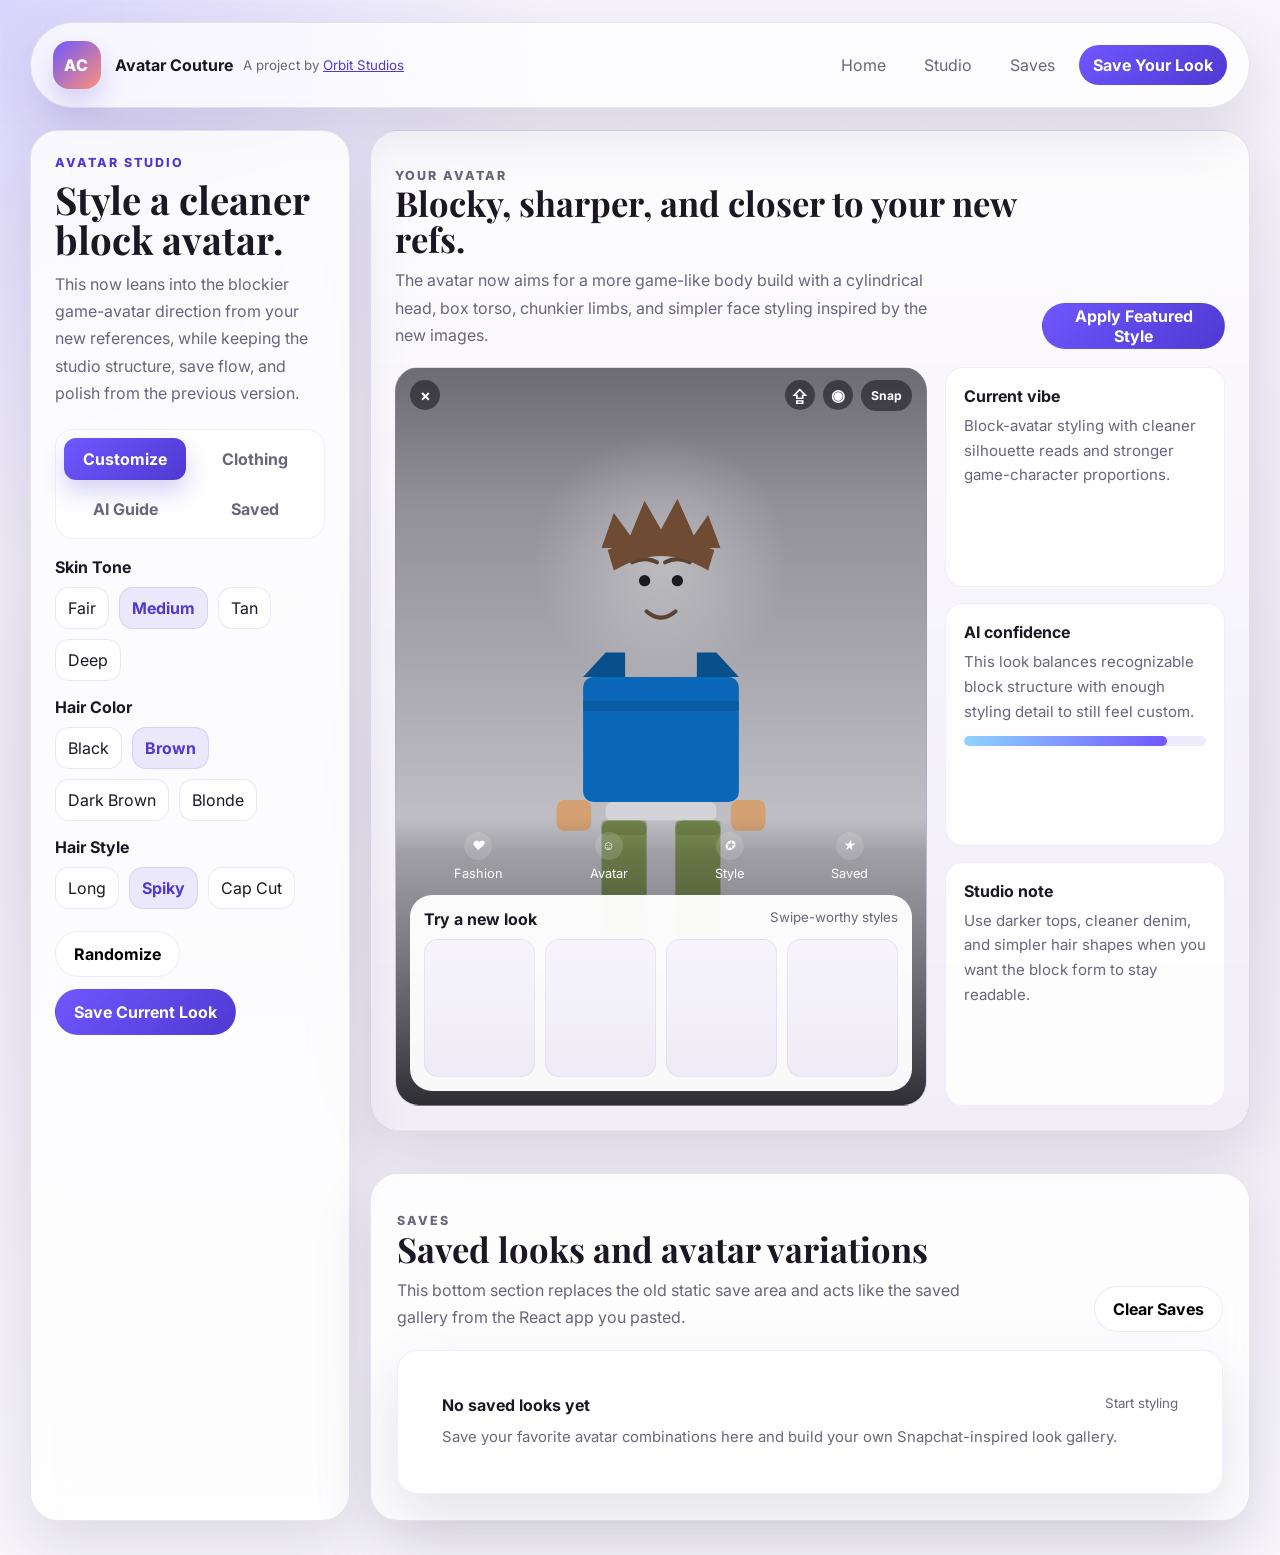
<file: body.html>
<!DOCTYPE html>
<html lang="en">
<head>
  <meta charset="UTF-8">
  <meta name="viewport" content="width=device-width, initial-scale=1.0">
  <title>Avatar Couture | Avatar Studio</title>
  <link rel="preconnect" href="https://fonts.googleapis.com">
  <link rel="preconnect" href="https://fonts.gstatic.com" crossorigin>
  <link href="https://fonts.googleapis.com/css2?family=Inter:wght@400;500;600;700;800&family=Playfair+Display:wght@600;700&display=swap" rel="stylesheet">
  <style>
    :root{--bg:#eeebf6;--panel:rgba(255,255,255,.82);--panel2:#fff;--text:#1b1824;--muted:#69657b;--line:rgba(35,29,56,.1);--p:#6f57ff;--p2:#4f39d1;--s:#ff9076;--shadow:0 24px 60px rgba(35,26,73,.12);--r:28px;--r2:18px;--shell:min(1220px,calc(100vw - 28px))}
    *{box-sizing:border-box}body{margin:0;min-height:100vh;font-family:Inter,sans-serif;color:var(--text);background:radial-gradient(circle at top left,rgba(161,153,255,.35),transparent 28%),linear-gradient(180deg,#f7f4fb 0%,#ece8f4 50%,#f8f6fb 100%)}body:before{content:"";position:fixed;inset:0;pointer-events:none;background:linear-gradient(rgba(255,255,255,.18) 1px,transparent 1px),linear-gradient(90deg,rgba(255,255,255,.18) 1px,transparent 1px);background-size:42px 42px;opacity:.32}
    a{text-decoration:none;color:inherit}button{font:inherit}svg{display:block;max-width:100%}
    .shell{width:var(--shell);margin:0 auto;padding:22px 0 34px;position:relative;z-index:1}
    .topbar,.panel,.saves{backdrop-filter:blur(16px)}
    .topbar{display:flex;align-items:center;justify-content:space-between;gap:16px;padding:18px 22px;border-radius:999px;background:rgba(255,255,255,.74);border:1px solid var(--line);box-shadow:var(--shadow)}
    .brand,.brand-home{display:flex;align-items:center;gap:14px}.mark{width:48px;height:48px;display:grid;place-items:center;border-radius:16px;background:linear-gradient(135deg,var(--p),var(--s));color:#fff;font-weight:800;letter-spacing:.08em;box-shadow:0 14px 26px rgba(79,57,209,.2)}
    .brand{gap:10px}.brand small,.nav a{color:var(--muted)}.brand strong{display:block}.brand-credit a{color:var(--p2);text-decoration:underline}.nav{display:flex;gap:10px;flex-wrap:wrap;align-items:center}.nav a{padding:10px 14px;border-radius:999px}.nav .cta{background:linear-gradient(135deg,var(--p),var(--p2));color:#fff;font-weight:700}
    .layout{margin-top:22px;display:grid;grid-template-columns:320px minmax(0,1fr);gap:20px}
    .panel{border-radius:var(--r);border:1px solid var(--line);box-shadow:var(--shadow);background:var(--panel);padding:24px}
    .panel,.main,.stage,.stage-body,.cards,.content,.group,.tab-panel{min-width:0}
    .eyebrow{margin:0 0 10px;color:var(--p2);font-size:.78rem;font-weight:800;letter-spacing:.16em;text-transform:uppercase}
    h1,h2{margin:0;font-family:"Playfair Display",serif;line-height:1.03}h1{font-size:clamp(2rem,3vw,2.7rem)}h2{font-size:clamp(1.9rem,2.7vw,2.5rem)}
    .muted{margin:12px 0 0;color:var(--muted);line-height:1.7}
    .tabs{display:grid;grid-template-columns:repeat(2,minmax(0,1fr));gap:8px;margin-top:22px;padding:8px;border-radius:18px;background:rgba(255,255,255,.68);border:1px solid rgba(79,57,209,.08)}
    .tab{border:0;background:transparent;min-height:42px;border-radius:12px;color:var(--muted);font-weight:700;cursor:pointer;padding:8px 10px;white-space:normal;word-break:break-word;line-height:1.15}.tab.active{background:linear-gradient(135deg,var(--p),var(--p2));color:#fff;box-shadow:0 12px 22px rgba(79,57,209,.22)}
    .tab-panel{display:none;margin-top:18px}.tab-panel.active{display:block}
    .group{margin-top:16px}.group strong{display:block;margin-bottom:10px}.chips{display:flex;flex-wrap:wrap;gap:10px}.chip{padding:10px 12px;border:1px solid rgba(79,57,209,.12);background:rgba(255,255,255,.9);border-radius:14px;color:var(--text);cursor:pointer;max-width:100%;white-space:normal;word-break:break-word;text-align:left}.chip.active{background:rgba(79,57,209,.1);color:var(--p2);font-weight:700}
    .actions{display:flex;flex-wrap:wrap;gap:12px;margin-top:22px}.btn{border:1px solid transparent;min-height:46px;padding:0 18px;border-radius:999px;cursor:pointer;font-weight:700}.primary{background:linear-gradient(135deg,var(--p),var(--p2));color:#fff}.secondary{background:rgba(255,255,255,.88);border-color:rgba(79,57,209,.1)}
    .main{display:grid;gap:20px}.stage{border-radius:var(--r);overflow:hidden;border:1px solid var(--line);box-shadow:var(--shadow);background:linear-gradient(180deg,rgba(255,255,255,.8),rgba(241,237,248,.86))}
    .stage-head{display:flex;justify-content:space-between;gap:18px;align-items:end;padding:24px 24px 0}.stage-head p{margin:10px 0 0;color:var(--muted);line-height:1.7;max-width:56ch}
    .stage-body{padding:18px 24px 24px;display:grid;grid-template-columns:minmax(0,1fr) 280px;gap:18px}
    .phone{position:relative;overflow:hidden;min-height:650px;border-radius:24px;border:1px solid rgba(79,57,209,.08);background:linear-gradient(180deg,#7e7d84 0%,#b1b0b7 48%,#ebe9ee 100%)}
    .phone:before{content:"";position:absolute;inset:0;pointer-events:none;background:radial-gradient(circle at 50% 26%,rgba(255,255,255,.34),transparent 21%),linear-gradient(180deg,rgba(0,0,0,.14),transparent 18%,transparent 75%,rgba(255,255,255,.16) 100%)}
    .phonebar{display:flex;justify-content:space-between;align-items:center;padding:12px 14px;position:relative;z-index:2}.mini{display:flex;gap:8px;align-items:center}.bubble{width:30px;height:30px;border-radius:50%;display:grid;place-items:center;background:rgba(23,21,31,.56);color:#fff;font-weight:700}.snap{padding:8px 10px;border-radius:999px;background:rgba(23,21,31,.56);color:#fff;font-size:.76rem;font-weight:700}
    .canvas{width:min(410px,calc(100% - 24px));margin:6px auto 0;position:relative;z-index:1}.caption{position:absolute;left:16px;bottom:110px;z-index:2;color:#fff;font-size:.84rem;text-shadow:0 2px 10px rgba(0,0,0,.4)}
    .bottom{position:absolute;inset:auto 0 0;padding:14px;z-index:2;background:linear-gradient(180deg,transparent 0%,rgba(15,14,20,.2) 12%,rgba(15,14,20,.86) 100%)}.icons{display:flex;justify-content:space-around;color:#fff;font-size:.8rem;margin-bottom:14px}.icons span{display:grid;justify-items:center;gap:6px}.dot{width:28px;height:28px;border-radius:50%;display:grid;place-items:center;background:rgba(255,255,255,.14)}
    .tray{border-radius:22px;background:rgba(255,255,255,.97);padding:14px}.trayhead{display:flex;justify-content:space-between;gap:10px;margin-bottom:10px}.traygrid{display:grid;grid-template-columns:repeat(4,1fr);gap:10px}.trayitem{aspect-ratio:.8/1;border-radius:14px;border:1px solid rgba(79,57,209,.08);background:linear-gradient(180deg,#f7f5fb 0%,#eeebf6 100%)}
    .cards{display:grid;gap:16px}.card{padding:18px;border-radius:18px;background:rgba(255,255,255,.9);border:1px solid rgba(79,57,209,.08)}.card strong{display:block;margin-bottom:8px}.card p{margin:0;color:var(--muted);line-height:1.64;font-size:.94rem}.meter{height:10px;margin-top:12px;border-radius:999px;background:rgba(79,57,209,.1);overflow:hidden}.meter span{display:block;height:100%;border-radius:inherit;background:linear-gradient(90deg,#8fd3ff,var(--p))}
    .saves{margin-top:22px;padding:26px;border-radius:var(--r);border:1px solid var(--line);background:rgba(255,255,255,.84);box-shadow:var(--shadow)}.saveshead{display:flex;justify-content:space-between;align-items:end;gap:16px;margin-bottom:18px}.saveshead p{margin:10px 0 0;color:var(--muted);line-height:1.7;max-width:58ch}
    .grid{display:grid;grid-template-columns:repeat(4,1fr);gap:16px}.save{overflow:hidden;border-radius:20px;border:1px solid rgba(79,57,209,.08);background:var(--panel2);box-shadow:var(--shadow)}.thumb{aspect-ratio:.82/1;background:linear-gradient(180deg,#7d7b83 0%,#b3b2b9 48%,#efedf2 100%);padding:10px;display:grid;place-items:center}.thumb svg{width:88%;max-width:170px;height:auto}.content{padding:16px;display:grid;gap:10px}.row{display:flex;justify-content:space-between;gap:12px;align-items:start}.content p{margin:0;color:var(--muted);line-height:1.62;font-size:.93rem}.labels{display:flex;flex-wrap:wrap;gap:8px}.label{padding:9px 11px;border-radius:12px;border:1px solid rgba(79,57,209,.1);background:#fff;font-size:.88rem;color:var(--text)}
    @media (max-width:1120px){.layout{grid-template-columns:1fr}.stage-body{grid-template-columns:1fr}.grid{grid-template-columns:repeat(2,1fr)}}
    @media (max-width:760px){.shell{width:min(100vw - 20px,100%)}.topbar,.stage-head,.saveshead{flex-direction:column;align-items:flex-start}.tabs{grid-template-columns:1fr}.traygrid,.grid{grid-template-columns:1fr}}
  </style>
</head>
<body>
  <div class="shell">
    <header class="topbar">
      <div class="brand"><a class="brand-home" href="index.html"><span class="mark">AC</span><span><strong>Avatar Couture</strong></span></a><small class="brand-credit">A project by <a href="https://orbit-studios.vercel.app/" target="_blank" rel="noopener noreferrer">Orbit Studios</a></small></div>
      <nav class="nav"><a href="index.html">Home</a><a href="#studio">Studio</a><a href="#saves">Saves</a><a class="cta" href="signup.html">Save Your Look</a></nav>
    </header>

    <main class="layout" id="studio">
      <aside class="panel">
        <p class="eyebrow">Avatar Studio</p>
        <h1>Style a cleaner block avatar.</h1>
        <p class="muted">This now leans into the blockier game-avatar direction from your new references, while keeping the studio structure, save flow, and polish from the previous version.</p>

        <div class="tabs">
          <button class="tab active" data-tab="customize">Customize</button>
          <button class="tab" data-tab="clothing">Clothing</button>
          <button class="tab" data-tab="ai">AI Guide</button>
          <button class="tab" data-tab="saved">Saved</button>
        </div>

        <section class="tab-panel active" data-panel="customize">
          <div class="group"><strong>Skin Tone</strong><div class="chips" id="skin"></div></div>
          <div class="group"><strong>Hair Color</strong><div class="chips" id="hair"></div></div>
          <div class="group"><strong>Hair Style</strong><div class="chips" id="style"></div></div>
        </section>

        <section class="tab-panel" data-panel="clothing">
          <div class="group"><strong>Top</strong><div class="chips" id="top"></div></div>
          <div class="group"><strong>Bottom</strong><div class="chips" id="bottom"></div></div>
          <div class="group"><strong>Shoes</strong><div class="chips" id="shoes"></div></div>
          <div class="group"><strong>Pose</strong><div class="chips" id="pose"></div></div>
        </section>

        <section class="tab-panel" data-panel="ai">
          <div class="group"><strong>AI Style Suggestions</strong><div class="chips" id="presets"></div></div>
          <p class="muted">These presets are now based on the block-avatar references you shared, not the earlier Snapchat direction.</p>
        </section>

        <section class="tab-panel" data-panel="saved">
          <p class="muted">Use the save button to store the current avatar in the bottom Saves gallery.</p>
        </section>

        <div class="actions">
          <button class="btn secondary" id="randomize">Randomize</button>
          <button class="btn primary" id="save">Save Current Look</button>
        </div>
      </aside>

      <div class="main">
        <section class="stage">
          <div class="stage-head">
            <div>
              <p class="eyebrow">Your Avatar</p>
              <h2>Blocky, sharper, and closer to your new refs.</h2>
              <p>The avatar now aims for a more game-like body build with a cylindrical head, box torso, chunkier limbs, and simpler face styling inspired by the new images.</p>
            </div>
            <button class="btn primary" id="featured">Apply Featured Style</button>
          </div>

          <div class="stage-body">
            <div class="phone">
              <div class="phonebar">
                <div class="mini"><span class="bubble">&times;</span></div>
                <div class="mini"><span class="bubble">&#8682;</span><span class="bubble">&#9673;</span><span class="snap">Snap</span></div>
              </div>
              <div class="canvas" id="avatar"></div>
              <div class="caption" id="caption">Every fit starts with a better avatar.</div>
              <div class="bottom">
                <div class="icons">
                  <span><i class="dot">&#9829;</i>Fashion</span>
                  <span><i class="dot">&#9786;</i>Avatar</span>
                  <span><i class="dot">&#10026;</i>Style</span>
                  <span><i class="dot">&#9733;</i>Saved</span>
                </div>
                <div class="tray">
                  <div class="trayhead"><strong>Try a new look</strong><small style="color:var(--muted)">Swipe-worthy styles</small></div>
                  <div class="traygrid"><div class="trayitem"></div><div class="trayitem"></div><div class="trayitem"></div><div class="trayitem"></div></div>
                </div>
              </div>
            </div>

            <div class="cards">
              <article class="card"><strong>Current vibe</strong><p id="vibe">Block-avatar styling with cleaner silhouette reads and stronger game-character proportions.</p></article>
              <article class="card"><strong>AI confidence</strong><p>This look balances recognizable block structure with enough styling detail to still feel custom.</p><div class="meter"><span id="meter" style="width:84%"></span></div></article>
              <article class="card"><strong>Studio note</strong><p id="note">Use darker tops, cleaner denim, and simpler hair shapes when you want the block form to stay readable.</p></article>
            </div>
          </div>
        </section>

        <section class="saves" id="saves">
          <div class="saveshead">
            <div>
              <p class="eyebrow">Saves</p>
              <h2>Saved looks and avatar variations</h2>
              <p>This bottom section replaces the old static save area and acts like the saved gallery from the React app you pasted.</p>
            </div>
            <button class="btn secondary" id="clear">Clear Saves</button>
          </div>
          <div class="grid" id="saveGrid"></div>
        </section>
      </div>
    </main>
  </div>

  <script>
    const state={skinTone:"medium",hairColor:"brown",hairStyle:"spiky",top:"blue-tee",bottom:"olive-pants",shoes:"white-sneakers",pose:"neutral",caption:"Block avatar, but make it styled.",vibe:"Block-avatar styling with cleaner silhouette reads and stronger game-character proportions.",note:"Use darker tops, cleaner denim, and simpler hair shapes when you want the block form to stay readable.",confidence:84};
    const skin={fair:{base:"#f7d3c1",shadow:"#e6b8a1"},medium:{base:"#d4a173",shadow:"#b27d52"},tan:{base:"#bb8358",shadow:"#97633f"},deep:{base:"#87583d",shadow:"#633d28"}};
    const hair={black:{base:"#1f1b22",hi:"#40384a"},brown:{base:"#6e4b32",hi:"#9b704d"},darkBrown:{base:"#3c2b24",hi:"#674c42"},blonde:{base:"#d8c189",hi:"#efdeac"}};
    const tops={"blue-tee":{label:"Blue Tee",fill:"#0a67b8",accent:"#094f8b"},"black-jacket":{label:"Black Jacket",fill:"#22252c",accent:"#12141a"},"gray-hoodie":{label:"Gray Hoodie",fill:"#8f949e",accent:"#6f757f"},"white-shirt":{label:"White Shirt",fill:"#f4f5f8",accent:"#d6d9e0"}};
    const bottoms={"olive-pants":{label:"Olive Pants",fill:"#7f9153",accent:"#647441"},"gray-jeans":{label:"Gray Jeans",fill:"#8e9098",accent:"#767983"},"blue-jeans":{label:"Blue Jeans",fill:"#5b78a4",accent:"#476188"},"black-pants":{label:"Black Pants",fill:"#29272f",accent:"#1a1820"}};
    const shoes={"white-sneakers":{label:"White Sneakers",fill:"#f8f8fb",sole:"#d8d8df"},"brown-boots":{label:"Brown Boots",fill:"#8b6348",sole:"#694a35"},"block-shoes":{label:"Block Shoes",fill:"#2d2d35",sole:"#1a1a1f"}};
    const poses={neutral:"Neutral",wave:"Wave",power:"Power Stance"};
    const presets={
      classicBlock:{label:"Classic Block",data:{skinTone:"medium",hairColor:"brown",hairStyle:"spiky",top:"blue-tee",bottom:"olive-pants",shoes:"white-sneakers",pose:"neutral",caption:"Classic block style.",vibe:"Blue-and-olive block styling inspired directly by the classic avatar reference.",note:"This is the cleanest baseline if you want a recognizable starter block avatar.",confidence:90}},
      blackStreet:{label:"Black Street",data:{skinTone:"medium",hairColor:"black",hairStyle:"spiky",top:"black-jacket",bottom:"black-pants",shoes:"block-shoes",pose:"power",caption:"Sharper and darker.",vibe:"A stronger silhouette with higher contrast and heavier game-avatar energy.",note:"Darker outerwear makes the torso silhouette feel more defined and modern.",confidence:84}},
      grayProto:{label:"Gray Prototype",data:{skinTone:"fair",hairColor:"darkBrown",hairStyle:"cap",top:"gray-hoodie",bottom:"gray-jeans",shoes:"block-shoes",pose:"neutral",caption:"Prototype build.",vibe:"A mannequin-like avatar setup useful for testing proportions and form.",note:"Use this when you want to evaluate shape before styling details.",confidence:79}},
      cleanWhite:{label:"Clean White",data:{skinTone:"fair",hairColor:"blonde",hairStyle:"cap",top:"white-shirt",bottom:"blue-jeans",shoes:"white-sneakers",pose:"wave",caption:"Bright block fit.",vibe:"Cleaner, lighter styling with simple block geometry and softer contrast.",note:"This works well when you want the head and outfit colors to feel cleaner and brighter.",confidence:86}}
    };
    const saves=[]; const avatar=document.getElementById("avatar"),caption=document.getElementById("caption"),vibe=document.getElementById("vibe"),note=document.getElementById("note"),meter=document.getElementById("meter"),saveGrid=document.getElementById("saveGrid");
    function btnRow(id,obj,keyLabel){const el=document.getElementById(id);el.innerHTML="";Object.entries(obj).forEach(([k,v])=>{const b=document.createElement("button");b.className="chip";b.dataset.type=id;b.dataset.value=k;b.textContent=v.label||v;el.appendChild(b)})}
    function avatarSvg(cfg){const s=skin[cfg.skinTone],h=hair[cfg.hairColor],t=tops[cfg.top],b=bottoms[cfg.bottom],sh=shoes[cfg.shoes];const wave=cfg.pose==="wave",power=cfg.pose==="power";
      const leftArm=wave?`<g transform="rotate(-22 125 285)"><rect x="100" y="248" width="34" height="118" rx="8" fill="url(#skin)"/><rect x="100" y="352" width="34" height="28" rx="8" fill="${s.base}"/></g>`:`<rect x="98" y="248" width="34" height="${power?144:128}" rx="8" fill="url(#skin)"/><rect x="98" y="${power?378:362}" width="34" height="30" rx="8" fill="${s.base}"/>`;
      const rightArm=wave?`<rect x="268" y="248" width="34" height="128" rx="8" fill="url(#skin)"/><rect x="268" y="362" width="34" height="30" rx="8" fill="${s.base}"/>`:`<rect x="268" y="248" width="34" height="${power?144:128}" rx="8" fill="url(#skin)"/><rect x="268" y="${power?378:362}" width="34" height="30" rx="8" fill="${s.base}"/>`;
      const hairSvg=cfg.hairStyle==="cap"?`<rect x="142" y="88" width="116" height="30" rx="12" fill="${h.base}"/><path d="M136 110 C150 70 250 70 264 110 L256 130 C234 118 220 114 200 114 C180 114 166 118 144 130 Z" fill="${h.base}"/><path d="M150 88 Q200 68 250 88" stroke="${h.hi}" stroke-width="6" opacity=".45" fill="none"/>`:cfg.hairStyle==="long"?`<rect x="140" y="82" width="120" height="40" rx="16" fill="${h.base}"/><path d="M140 110 C138 170 142 254 150 330 L170 330 C170 248 170 176 176 130 L224 130 C230 176 230 248 230 330 L250 330 C258 254 262 170 260 110 Z" fill="url(#hair)"/><path d="M150 90 Q200 60 250 90" stroke="${h.hi}" stroke-width="8" opacity=".4" fill="none"/>`:cfg.hairStyle==="spiky"?`<path d="M142 116 L154 82 L170 104 L184 70 L200 98 L216 68 L232 104 L246 84 L258 116 Z" fill="${h.base}"/><path d="M148 118 Q200 96 252 118 L246 138 C228 128 216 124 200 124 C184 124 172 128 154 138 Z" fill="${h.base}"/>`:`<rect x="142" y="86" width="116" height="34" rx="12" fill="${h.base}"/><path d="M142 116 C150 154 250 154 258 116 Z" fill="${h.base}"/>`;
      const faceDetails=`<circle cx="184" cy="148" r="5.5" fill="#1a1a1f"/><circle cx="216" cy="148" r="5.5" fill="#1a1a1f"/><path d="M172 130 Q184 124 196 130" stroke="#5b4333" stroke-width="4" fill="none" stroke-linecap="round"/><path d="M204 130 Q216 124 228 130" stroke="#5b4333" stroke-width="4" fill="none" stroke-linecap="round"/><path d="M186 178 Q200 190 214 178" stroke="#5b4333" stroke-width="4" fill="none" stroke-linecap="round"/>`;
      return `<svg viewBox="0 0 400 660" aria-label="Avatar preview"><defs><linearGradient id="skin" x1="0%" y1="0%" x2="0%" y2="100%"><stop offset="0%" stop-color="${s.base}"/><stop offset="100%" stop-color="${s.shadow}"/></linearGradient><linearGradient id="hair" x1="0%" y1="0%" x2="0%" y2="100%"><stop offset="0%" stop-color="${h.hi}"/><stop offset="100%" stop-color="${h.base}"/></linearGradient></defs><ellipse cx="200" cy="620" rx="112" ry="18" fill="rgba(35,35,46,.16)"/><g>${leftArm}${rightArm}<rect x="165" y="202" width="70" height="44" rx="8" fill="url(#skin)"/><rect x="124" y="242" width="152" height="122" rx="10" fill="${t.fill}"/><path d="M124 270 H276" stroke="${t.accent}" stroke-width="10" opacity=".48"/><path d="M124 242 L146 218 L165 218 L165 242 Z" fill="${cfg.top==='black-jacket'?'#101217':t.accent}"/><path d="M276 242 L254 218 L235 218 L235 242 Z" fill="${cfg.top==='black-jacket'?'#101217':t.accent}"/><rect x="146" y="364" width="108" height="18" rx="6" fill="rgba(255,255,255,.32)"/><rect x="142" y="382" width="44" height="196" rx="8" fill="${b.fill}"/><rect x="214" y="382" width="44" height="196" rx="8" fill="${b.fill}"/><rect x="142" y="382" width="44" height="14" rx="4" fill="${b.accent}" opacity=".5"/><rect x="214" y="382" width="44" height="14" rx="4" fill="${b.accent}" opacity=".5"/><rect x="138" y="576" width="54" height="24" rx="8" fill="${sh.fill}"/><rect x="208" y="576" width="54" height="24" rx="8" fill="${sh.fill}"/><rect x="138" y="595" width="54" height="10" rx="4" fill="${sh.sole}"/><rect x="208" y="595" width="54" height="10" rx="4" fill="${sh.sole}"/><rect x="152" y="72" width="96" height="122" rx="16" fill="url(#skin)"/>${faceDetails}${hairSvg}</g></svg>`}
    function active(){document.querySelectorAll(".chip").forEach(c=>{const map={skin:"skinTone",hair:"hairColor",style:"hairStyle",top:"top",bottom:"bottom",shoes:"shoes",pose:"pose"};const key=map[c.dataset.type]||c.dataset.type;c.classList.toggle("active",state[key]===c.dataset.value)})}
    function render(){avatar.innerHTML=avatarSvg(state);caption.textContent=state.caption;vibe.textContent=state.vibe;note.textContent=state.note;meter.style.width=state.confidence+"%";active()}
    function renderSaves(){if(!saves.length){saveGrid.innerHTML=`<article class="save" style="grid-column:1/-1;padding:28px"><div class="content"><div class="row"><strong>No saved looks yet</strong><small style="color:var(--muted)">Start styling</small></div><p>Save your favorite avatar combinations here and build your own Snapchat-inspired look gallery.</p></div></article>`;return}
      saveGrid.innerHTML=saves.map((s,i)=>`<article class="save"><div class="thumb">${avatarSvg(s.state)}</div><div class="content"><div class="row"><strong>${s.name}</strong><small style="color:var(--muted)">${s.tag}</small></div><p>${s.note}</p><div class="labels"><span class="label">${tops[s.state.top].label}</span><span class="label">${bottoms[s.state.bottom].label}</span></div><div class="actions" style="margin-top:0"><button class="btn secondary" data-load="${i}">Load</button><button class="btn primary" data-del="${i}">Delete</button></div></div></article>`).join("")}
    function fill(id,obj,type){const el=document.getElementById(id);el.innerHTML="";Object.entries(obj).forEach(([k,v])=>{const b=document.createElement("button");b.className="chip";b.dataset.type=type;b.dataset.value=k;b.textContent=v.label||v;el.appendChild(b)})}
    fill("skin",{fair:"Fair",medium:"Medium",tan:"Tan",deep:"Deep"},"skin");fill("hair",{black:"Black",brown:"Brown",darkBrown:"Dark Brown",blonde:"Blonde"},"hair");fill("style",{long:"Long",spiky:"Spiky",cap:"Cap Cut"},"style");fill("top",tops,"top");fill("bottom",bottoms,"bottom");fill("shoes",shoes,"shoes");fill("pose",poses,"pose");fill("presets",Object.fromEntries(Object.entries(presets).map(([k,v])=>[k,v.label])),"preset");
    document.addEventListener("click",e=>{const t=e.target;
      if(t.matches(".tab")){document.querySelectorAll(".tab").forEach(b=>b.classList.toggle("active",b===t));document.querySelectorAll(".tab-panel").forEach(p=>p.classList.toggle("active",p.dataset.panel===t.dataset.tab))}
      if(t.matches(".chip")){if(t.dataset.type==="preset"){Object.assign(state,presets[t.dataset.value].data)}else{const map={skin:"skinTone",hair:"hairColor",style:"hairStyle"};state[map[t.dataset.type]||t.dataset.type]=t.dataset.value}render()}
      if(t.matches("[data-load]")){Object.assign(state,saves[Number(t.dataset.load)].state);render()}
      if(t.matches("[data-del]")){saves.splice(Number(t.dataset.del),1);renderSaves()}
    });
    document.getElementById("featured").onclick=()=>{Object.assign(state,presets.classicBlock.data);render()};
    document.getElementById("randomize").onclick=()=>{const pick=o=>Object.keys(o)[Math.floor(Math.random()*Object.keys(o).length)];state.skinTone=pick(skin);state.hairColor=pick(hair);state.hairStyle=pick({long:1,spiky:1,cap:1});state.top=pick(tops);state.bottom=pick(bottoms);state.shoes=pick(shoes);state.pose=pick(poses);state.caption="Fresh avatar energy.";state.vibe="A randomized block-avatar look for testing stronger combinations.";state.note="Use randomize when you want to experiment with cleaner block silhouettes.";state.confidence=76+Math.floor(Math.random()*19);render()};
    document.getElementById("save").onclick=()=>{saves.unshift({name:`Look ${String(saves.length+1).padStart(2,"0")}`,tag:saves.length?"Saved":"New",note:state.vibe,state:{...state}});renderSaves();document.getElementById("saves").scrollIntoView({behavior:"smooth"})};
    document.getElementById("clear").onclick=()=>{saves.length=0;renderSaves()};
    render();renderSaves();
  </script>
</body>
</html>
</file>
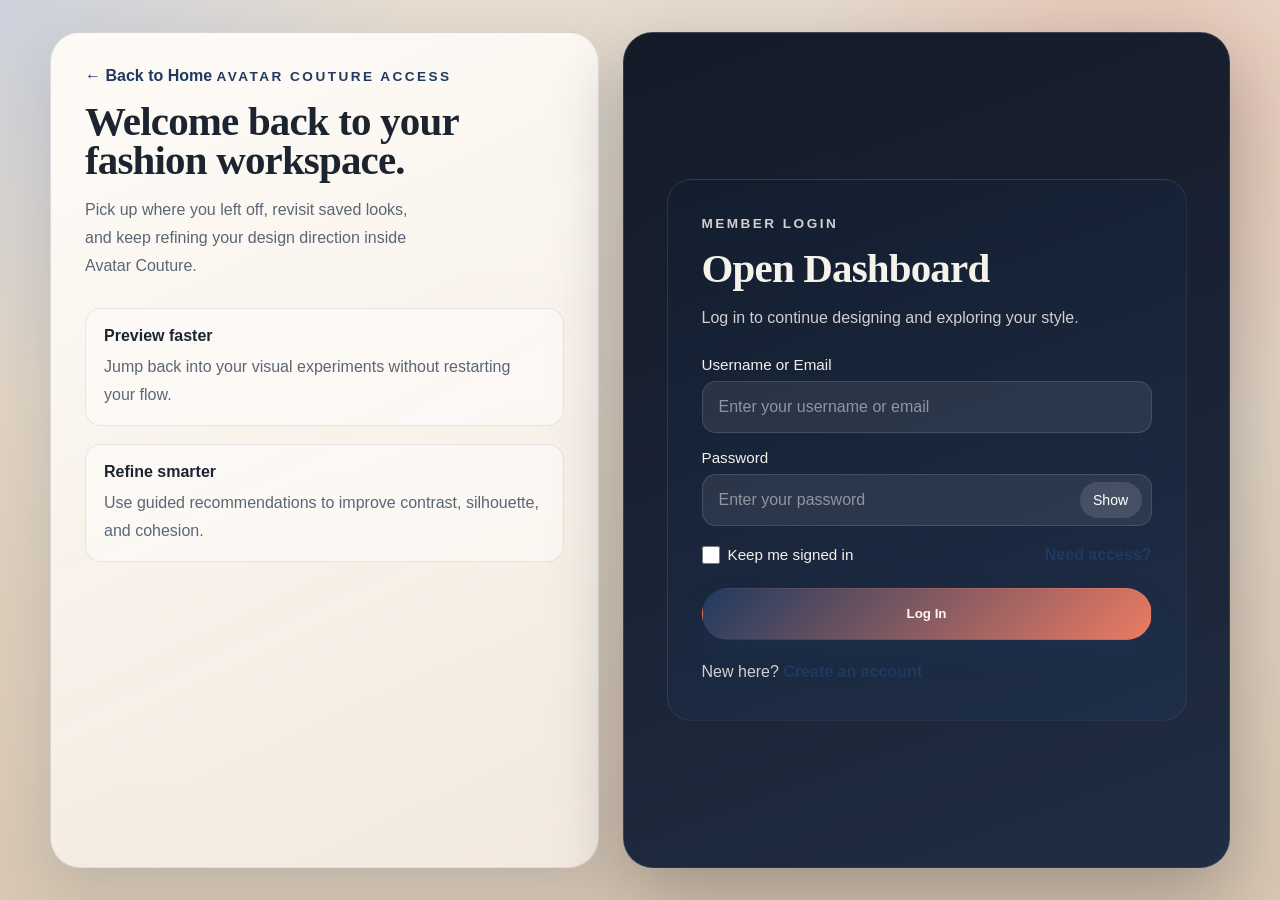
<file: login.html>
<!DOCTYPE html>
<html lang="en">
<head>
  <meta charset="UTF-8">
  <meta name="viewport" content="width=device-width, initial-scale=1.0">
  <meta name="description" content="Access your Avatar Couture account and continue building digital fashion concepts.">
  <title>Avatar Couture | Log In</title>
  <link rel="preconnect" href="https://fonts.googleapis.com">
  <link rel="preconnect" href="https://fonts.gstatic.com" crossorigin>
  <link href="https://fonts.googleapis.com/css2?family=Space+Grotesk:wght@400;500;700&family=Sora:wght@600;700;800&display=swap" rel="stylesheet">
  <link rel="stylesheet" href="styles.css">
</head>
<body class="theme-auth">
  <main class="auth-layout">
    <section class="auth-side reveal">
      <a href="index.html" class="back-link">&larr; Back to Home</a>
      <p class="eyebrow">Avatar Couture Access</p>
      <h1>Welcome back to your fashion workspace.</h1>
      <p class="auth-copy">
        Pick up where you left off, revisit saved looks, and keep refining your design direction inside Avatar Couture.
      </p>

      <div class="auth-points">
        <div>
          <strong>Preview faster</strong>
          <span>Jump back into your visual experiments without restarting your flow.</span>
        </div>
        <div>
          <strong>Refine smarter</strong>
          <span>Use guided recommendations to improve contrast, silhouette, and cohesion.</span>
        </div>
      </div>
    </section>

    <section class="auth-card reveal">
      <div class="auth-card-inner">
        <p class="form-tag">Member Login</p>
        <h2>Open Dashboard</h2>
        <p class="form-copy">Log in to continue designing and exploring your style.</p>

        <form class="auth-form" action="body.html" method="get" data-redirect-home="true">
          <label>
            <span>Username or Email</span>
            <input type="text" name="identity" placeholder="Enter your username or email" required>
          </label>

          <label>
            <span>Password</span>
            <div class="password-field">
              <input type="password" name="password" placeholder="Enter your password" required>
              <button type="button" class="toggle-password" aria-label="Show password">Show</button>
            </div>
          </label>

          <div class="form-meta">
            <label class="checkbox">
              <input type="checkbox" name="remember">
              <span>Keep me signed in</span>
            </label>
            <a href="signup.html">Need access?</a>
          </div>

          <button type="submit" class="button button-primary button-block">Log In</button>
        </form>

        <p class="auth-switch">New here? <a href="signup.html">Create an account</a></p>
      </div>
    </section>
  </main>

  <script src="script.js"></script>
</body>
</html>
</file>
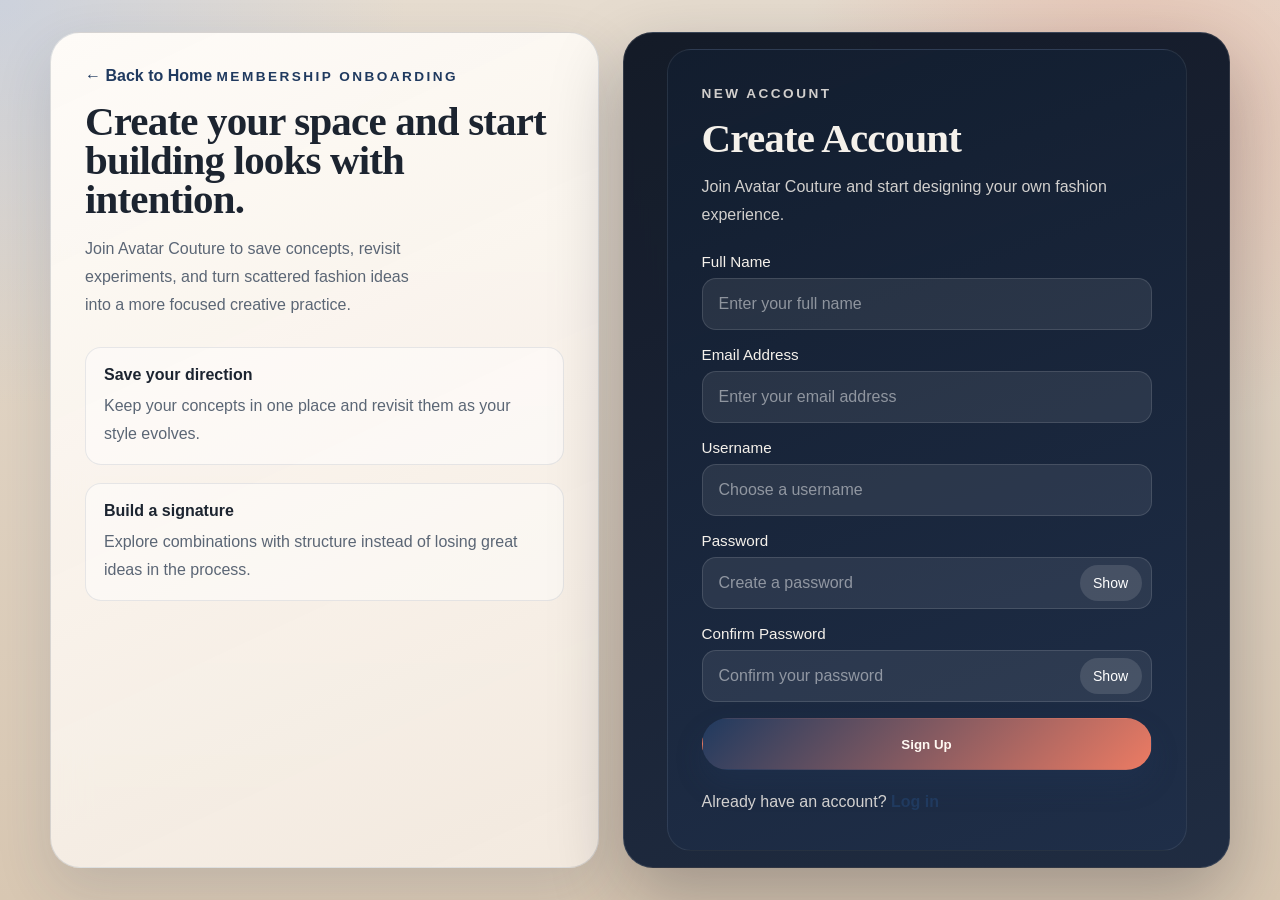
<file: signup.html>
<!DOCTYPE html>
<html lang="en">
<head>
  <meta charset="UTF-8">
  <meta name="viewport" content="width=device-width, initial-scale=1.0">
  <meta name="description" content="Create your Avatar Couture account and start designing custom digital fashion experiences.">
  <title>Avatar Couture | Create Account</title>
  <link rel="preconnect" href="https://fonts.googleapis.com">
  <link rel="preconnect" href="https://fonts.gstatic.com" crossorigin>
  <link href="https://fonts.googleapis.com/css2?family=Space+Grotesk:wght@400;500;700&family=Sora:wght@600;700;800&display=swap" rel="stylesheet">
  <link rel="stylesheet" href="styles.css">
</head>
<body class="theme-auth">
  <main class="auth-layout signup-layout">
    <section class="auth-side reveal">
      <a href="index.html" class="back-link">&larr; Back to Home</a>
      <p class="eyebrow">Membership Onboarding</p>
      <h1>Create your space and start building looks with intention.</h1>
      <p class="auth-copy">
        Join Avatar Couture to save concepts, revisit experiments, and turn scattered fashion ideas into a more focused creative practice.
      </p>

      <div class="auth-points">
        <div>
          <strong>Save your direction</strong>
          <span>Keep your concepts in one place and revisit them as your style evolves.</span>
        </div>
        <div>
          <strong>Build a signature</strong>
          <span>Explore combinations with structure instead of losing great ideas in the process.</span>
        </div>
      </div>
    </section>

    <section class="auth-card reveal">
      <div class="auth-card-inner">
        <p class="form-tag">New Account</p>
        <h2>Create Account</h2>
        <p class="form-copy">Join Avatar Couture and start designing your own fashion experience.</p>

        <form class="auth-form" action="body.html" method="get" data-redirect-home="true">
          <label>
            <span>Full Name</span>
            <input type="text" name="full-name" placeholder="Enter your full name" required>
          </label>

          <label>
            <span>Email Address</span>
            <input type="email" name="email" placeholder="Enter your email address" required>
          </label>

          <label>
            <span>Username</span>
            <input type="text" name="username" placeholder="Choose a username" required>
          </label>

          <label>
            <span>Password</span>
            <div class="password-field">
              <input type="password" name="password" placeholder="Create a password" required>
              <button type="button" class="toggle-password" aria-label="Show password">Show</button>
            </div>
          </label>

          <label>
            <span>Confirm Password</span>
            <div class="password-field">
              <input type="password" name="confirm-password" placeholder="Confirm your password" required>
              <button type="button" class="toggle-password" aria-label="Show password">Show</button>
            </div>
          </label>

          <button type="submit" class="button button-primary button-block">Sign Up</button>
        </form>

        <p class="auth-switch">Already have an account? <a href="login.html">Log in</a></p>
      </div>
    </section>
  </main>

  <script src="script.js"></script>
</body>
</html>
</file>
<file: styles.css>
:root {
  --bg: #f5efe6;
  --bg-deep: #101826;
  --surface: rgba(255, 250, 245, 0.82);
  --surface-strong: rgba(15, 24, 38, 0.74);
  --card-border: rgba(16, 24, 38, 0.08);
  --text: #1c2430;
  --muted: #5b6675;
  --light-text: #f5f1eb;
  --sky: #8ab7ff;
  --ink-blue: #203a5f;
  --coral: #ec7b63;
  --gold: #dbb46c;
  --shadow: 0 24px 60px rgba(16, 24, 38, 0.16);
  --shadow-strong: 0 28px 80px rgba(10, 16, 27, 0.32);
  --radius-xl: 30px;
  --radius-lg: 22px;
  --radius-md: 16px;
  --container: min(1180px, calc(100vw - 40px));
}

* {
  box-sizing: border-box;
}

html {
  scroll-behavior: smooth;
}

body {
  margin: 0;
  min-height: 100vh;
  font-family: "Manrope", sans-serif;
  color: var(--text);
  background:
    radial-gradient(circle at top left, rgba(236, 123, 99, 0.24), transparent 28%),
    radial-gradient(circle at 85% 10%, rgba(138, 183, 255, 0.28), transparent 22%),
    linear-gradient(160deg, #f8f2e8 0%, #efe3d3 48%, #f3ede6 100%);
}

body::before {
  content: "";
  position: fixed;
  inset: 0;
  pointer-events: none;
  background-image:
    linear-gradient(rgba(255, 255, 255, 0.06) 1px, transparent 1px),
    linear-gradient(90deg, rgba(255, 255, 255, 0.06) 1px, transparent 1px);
  background-size: 36px 36px;
  opacity: 0.18;
}

img {
  max-width: 100%;
  display: block;
}

a {
  color: inherit;
}

.site-shell {
  width: var(--container);
  margin: 0 auto;
  padding: 28px 0 40px;
  position: relative;
  z-index: 1;
}

.topbar,
.hero-panel,
.feature-section,
.workflow-section,
.membership-section,
.auth-card,
.auth-side {
  backdrop-filter: blur(18px);
}

.topbar {
  display: flex;
  align-items: center;
  justify-content: space-between;
  gap: 20px;
  padding: 18px 22px;
  border-radius: 999px;
  background: rgba(255, 248, 240, 0.62);
  border: 1px solid rgba(28, 36, 48, 0.08);
  box-shadow: 0 18px 40px rgba(28, 36, 48, 0.08);
}

.brand {
  display: inline-flex;
  align-items: center;
  gap: 14px;
  text-decoration: none;
}

.brand-mark-link,
.brand-name-link {
  color: inherit;
  text-decoration: none;
}

.brand-mark {
  width: 48px;
  height: 48px;
  display: grid;
  place-items: center;
  border-radius: 50%;
  color: #fff7f1;
  background: linear-gradient(135deg, #203a5f, #ec7b63);
  box-shadow: 0 10px 24px rgba(32, 58, 95, 0.26);
  font-family: "Cormorant Garamond", serif;
  font-size: 1.8rem;
  font-weight: 700;
}

.brand-text {
  display: grid;
}

.brand-text strong {
  font-size: 0.98rem;
  letter-spacing: 0.03em;
}

.brand-text small {
  color: var(--muted);
  font-size: 0.78rem;
}

.brand-text small a {
  color: inherit;
  text-decoration: underline;
}

.topnav {
  display: flex;
  align-items: center;
  gap: 10px;
  flex-wrap: wrap;
}

.topnav a {
  text-decoration: none;
  padding: 10px 16px;
  border-radius: 999px;
  color: var(--muted);
  transition: background-color 180ms ease, color 180ms ease, transform 180ms ease;
}

.topnav a:hover,
.topnav a:focus-visible,
.nav-cta {
  background: rgba(32, 58, 95, 0.08);
  color: var(--text);
}

.hero-panel,
.feature-section,
.workflow-section,
.membership-section {
  margin-top: 28px;
  border-radius: var(--radius-xl);
  padding: 34px;
  border: 1px solid var(--card-border);
  box-shadow: var(--shadow);
}

.hero-panel {
  display: grid;
  grid-template-columns: 1.15fr 0.85fr;
  gap: 28px;
  background: linear-gradient(145deg, rgba(255, 249, 242, 0.88), rgba(252, 240, 230, 0.72));
}

.hero-copy h1,
.section-heading h2,
.membership-copy h2,
.auth-side h1,
.auth-card h2 {
  margin: 0;
  font-family: "Cormorant Garamond", serif;
  font-size: clamp(2.7rem, 4vw, 4.8rem);
  line-height: 0.95;
  letter-spacing: -0.02em;
}

.eyebrow,
.form-tag,
.card-kicker {
  display: inline-flex;
  align-items: center;
  gap: 8px;
  margin: 0 0 18px;
  color: var(--ink-blue);
  font-size: 0.85rem;
  text-transform: uppercase;
  letter-spacing: 0.18em;
  font-weight: 800;
}

.hero-lead,
.section-copy,
.membership-copy p,
.auth-copy,
.form-copy,
.info-card p,
.timeline-step p,
.auth-points span,
.auth-switch,
.site-footer {
  color: var(--muted);
  line-height: 1.75;
}

.hero-copy {
  padding: 10px 6px;
}

.hero-actions,
.membership-actions {
  display: flex;
  flex-wrap: wrap;
  gap: 14px;
  margin-top: 28px;
}

.button {
  display: inline-flex;
  align-items: center;
  justify-content: center;
  min-height: 52px;
  padding: 0 22px;
  border-radius: 999px;
  text-decoration: none;
  border: 1px solid transparent;
  font-weight: 700;
  transition: transform 180ms ease, box-shadow 180ms ease, border-color 180ms ease, background-color 180ms ease;
}

.button:hover,
.button:focus-visible {
  transform: translateY(-2px);
}

.button-primary {
  color: #fff8f2;
  background: linear-gradient(135deg, #203a5f, #ec7b63);
  box-shadow: 0 14px 28px rgba(32, 58, 95, 0.24);
}

.button-secondary,
.button-ghost {
  background: rgba(255, 255, 255, 0.44);
  border-color: rgba(32, 58, 95, 0.14);
}

.button-block {
  width: 100%;
}

.hero-metrics {
  display: grid;
  grid-template-columns: repeat(3, minmax(0, 1fr));
  gap: 12px;
  margin: 36px 0 0;
}

.hero-metrics div,
.timeline-step,
.info-card,
.auth-points div {
  border-radius: var(--radius-md);
  border: 1px solid rgba(32, 58, 95, 0.1);
  background: rgba(255, 255, 255, 0.46);
}

.hero-metrics div {
  padding: 16px;
}

.hero-metrics dt {
  font-size: 0.78rem;
  text-transform: uppercase;
  letter-spacing: 0.12em;
  color: var(--ink-blue);
  margin-bottom: 6px;
  font-weight: 800;
}

.hero-metrics dd {
  margin: 0;
  line-height: 1.55;
  color: var(--text);
}

.hero-visual {
  display: flex;
  align-items: center;
  justify-content: center;
}

.visual-card {
  position: relative;
  width: 100%;
  max-width: 430px;
  padding: 16px;
  border-radius: 34px;
  background: linear-gradient(160deg, rgba(24, 36, 55, 0.82), rgba(33, 56, 90, 0.88));
  box-shadow: var(--shadow-strong);
}

.visual-card img {
  width: 100%;
  min-height: 420px;
  object-fit: cover;
  border-radius: 26px;
}

.floating-note {
  position: absolute;
  max-width: 210px;
  padding: 14px 16px;
  border-radius: 18px;
  background: rgba(255, 248, 241, 0.92);
  box-shadow: 0 16px 28px rgba(13, 21, 34, 0.18);
}

.floating-note span {
  display: block;
  font-size: 0.72rem;
  letter-spacing: 0.14em;
  text-transform: uppercase;
  color: var(--ink-blue);
  margin-bottom: 5px;
  font-weight: 800;
}

.floating-note strong {
  line-height: 1.4;
}

.note-top {
  top: 22px;
  left: -20px;
}

.note-bottom {
  right: -20px;
  bottom: 26px;
}

.section-heading {
  display: grid;
  gap: 12px;
  margin-bottom: 26px;
}

.section-heading h2,
.membership-copy h2,
.auth-side h1,
.auth-card h2 {
  font-size: clamp(2.2rem, 3.2vw, 3.6rem);
}

.card-grid.three-up,
.timeline,
.auth-points {
  display: grid;
  gap: 18px;
}

.card-grid.three-up,
.timeline {
  grid-template-columns: repeat(3, minmax(0, 1fr));
}

.info-card,
.timeline-step {
  padding: 24px;
}

.info-card h3,
.timeline-step h3 {
  margin: 0 0 10px;
  font-size: 1.3rem;
}

.accent-sky {
  box-shadow: inset 0 4px 0 #8ab7ff;
}

.accent-coral {
  box-shadow: inset 0 4px 0 #ec7b63;
}

.accent-gold {
  box-shadow: inset 0 4px 0 #dbb46c;
}

.split-heading {
  grid-template-columns: 1fr 0.8fr;
  align-items: end;
}

.timeline-step {
  position: relative;
}

.step-number {
  display: inline-flex;
  margin-bottom: 14px;
  color: var(--ink-blue);
  font-size: 0.82rem;
  font-weight: 800;
  letter-spacing: 0.16em;
}

.membership-section {
  display: flex;
  align-items: center;
  justify-content: space-between;
  gap: 24px;
  background: linear-gradient(145deg, rgba(32, 58, 95, 0.9), rgba(20, 28, 40, 0.92));
  color: var(--light-text);
}

.membership-section .eyebrow,
.membership-section .membership-copy p,
.membership-section .membership-copy h2 {
  color: inherit;
}

.membership-section .eyebrow {
  opacity: 0.8;
}

.site-footer {
  text-align: center;
  padding: 22px 10px 8px;
  font-size: 0.95rem;
}

.site-footer a {
  text-decoration-thickness: 1px;
}

.auth-layout {
  width: var(--container);
  min-height: 100vh;
  margin: 0 auto;
  padding: 32px 0;
  display: grid;
  grid-template-columns: 0.95fr 1.05fr;
  gap: 24px;
  align-items: stretch;
}

.auth-side,
.auth-card {
  border-radius: var(--radius-xl);
  border: 1px solid var(--card-border);
  box-shadow: var(--shadow);
}

.auth-side {
  padding: 34px;
  background: linear-gradient(155deg, rgba(255, 252, 248, 0.97), rgba(244, 235, 225, 0.94));
  border: 1px solid rgba(32, 58, 95, 0.14);
  box-shadow: 0 22px 56px rgba(32, 58, 95, 0.14);
}

.back-link,
.form-meta a,
.auth-switch a {
  color: var(--ink-blue);
  text-decoration: none;
  font-weight: 700;
}

.auth-copy {
  max-width: 38ch;
}

.auth-points {
  margin-top: 28px;
}

.auth-points div {
  padding: 18px 18px 16px;
}

.auth-points strong {
  display: block;
  margin-bottom: 8px;
}

.auth-card {
  display: grid;
  place-items: center;
  background: linear-gradient(160deg, rgba(15, 22, 36, 0.98), rgba(27, 41, 63, 0.98));
  color: var(--light-text);
  border: 1px solid rgba(255, 255, 255, 0.12);
  box-shadow: 0 28px 72px rgba(10, 16, 27, 0.28);
}

.auth-card-inner {
  width: min(100%, 520px);
  padding: 34px;
  border-radius: 24px;
  background: linear-gradient(160deg, rgba(19, 30, 47, 0.94), rgba(31, 47, 73, 0.96));
  border: 1px solid rgba(255, 255, 255, 0.08);
}

.auth-card .form-tag,
.auth-card .form-copy,
.auth-card .auth-switch {
  color: rgba(245, 241, 235, 0.84);
}

.auth-form {
  display: grid;
  gap: 16px;
  margin-top: 24px;
}

.auth-form label,
.checkbox {
  display: grid;
  gap: 8px;
}

.auth-form span,
.checkbox span {
  font-size: 0.95rem;
}

.auth-form input {
  width: 100%;
  min-height: 52px;
  border: 1px solid rgba(255, 255, 255, 0.12);
  border-radius: 14px;
  background: rgba(255, 255, 255, 0.08);
  color: #fff;
  padding: 0 16px;
  font: inherit;
}

.auth-form input::placeholder {
  color: rgba(255, 255, 255, 0.48);
}

.auth-form input:focus {
  outline: 2px solid rgba(138, 183, 255, 0.55);
  outline-offset: 2px;
}

.password-field {
  position: relative;
}

.password-field input {
  padding-right: 84px;
}

.toggle-password {
  position: absolute;
  top: 50%;
  right: 10px;
  transform: translateY(-50%);
  border: 0;
  border-radius: 999px;
  min-width: 62px;
  min-height: 36px;
  background: rgba(255, 255, 255, 0.12);
  color: #fff;
  cursor: pointer;
  font: inherit;
  font-size: 0.88rem;
}

.form-meta {
  display: flex;
  align-items: center;
  justify-content: space-between;
  gap: 16px;
  margin: 4px 0 8px;
}

.checkbox {
  grid-template-columns: auto 1fr;
  align-items: center;
}

.checkbox input {
  width: 18px;
  height: 18px;
  min-height: auto;
  margin: 0;
}

.auth-switch {
  margin: 18px 0 0;
}

.theme-auth {
  background:
    radial-gradient(circle at top left, rgba(138, 183, 255, 0.28), transparent 26%),
    radial-gradient(circle at 88% 12%, rgba(236, 123, 99, 0.26), transparent 24%),
    linear-gradient(180deg, #e6dccf 0%, #d8c7b2 100%);
}

.reveal {
  opacity: 0;
  transform: translateY(28px);
  transition: opacity 700ms ease, transform 700ms ease;
}

.reveal.is-visible {
  opacity: 1;
  transform: translateY(0);
}

@media (prefers-reduced-motion: reduce) {
  html {
    scroll-behavior: auto;
  }

  .reveal {
    opacity: 1;
    transform: none;
    transition: none;
  }

  .button,
  .topnav a {
    transition: none;
  }
}

@media (max-width: 980px) {
  .hero-panel,
  .auth-layout,
  .split-heading,
  .membership-section {
    grid-template-columns: 1fr;
  }

  .hero-panel,
  .membership-section {
    display: grid;
  }

  .card-grid.three-up,
  .timeline {
    grid-template-columns: 1fr;
  }

  .topbar {
    border-radius: 28px;
    align-items: flex-start;
    flex-direction: column;
  }

  .topnav {
    width: 100%;
  }
}

@media (max-width: 720px) {
  .site-shell,
  .auth-layout {
    width: min(100vw - 24px, 100%);
  }

  .hero-panel,
  .feature-section,
  .workflow-section,
  .membership-section,
  .auth-side,
  .auth-card-inner {
    padding: 24px;
  }

  .hero-metrics {
    grid-template-columns: 1fr;
  }

  .floating-note {
    position: static;
    max-width: none;
    margin-top: 14px;
  }

  .visual-card {
    padding: 14px;
  }

  .visual-card img {
    min-height: 320px;
  }

  .form-meta {
    align-items: flex-start;
    flex-direction: column;
  }
}
</file>
